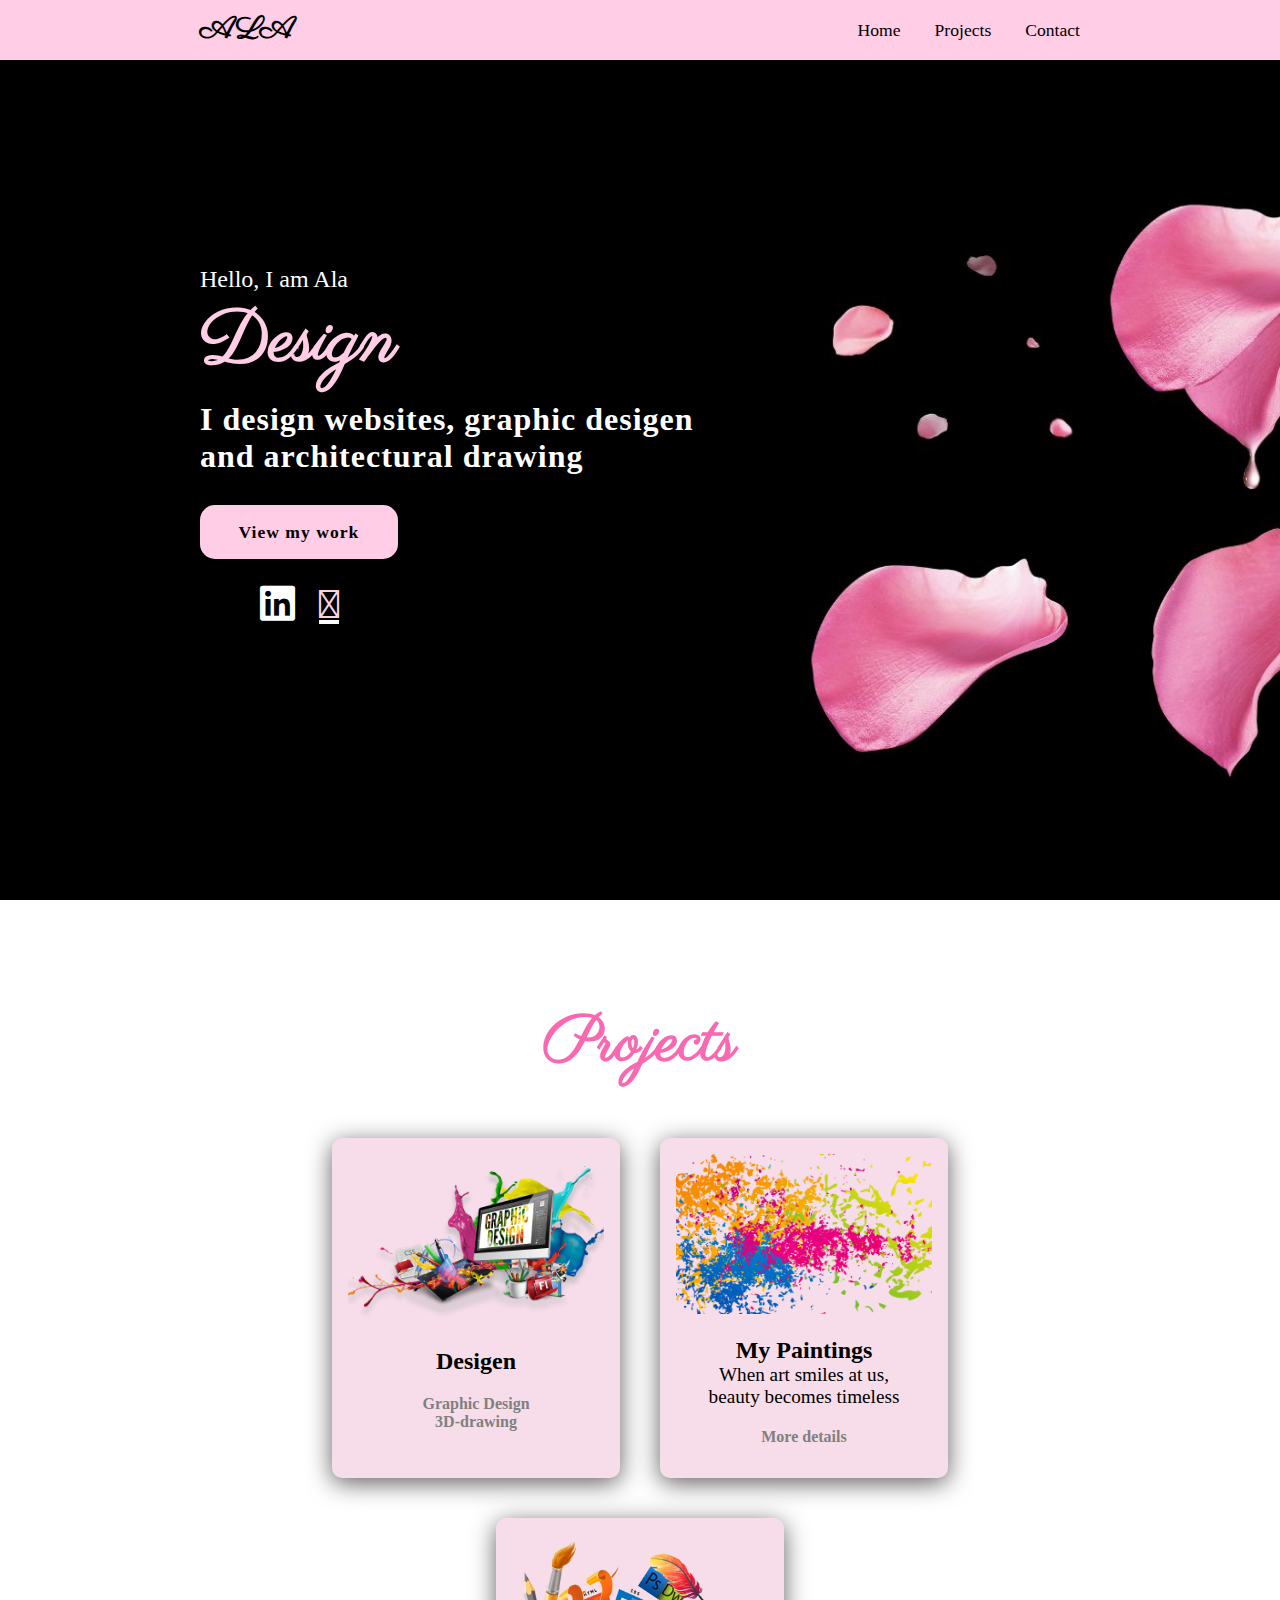
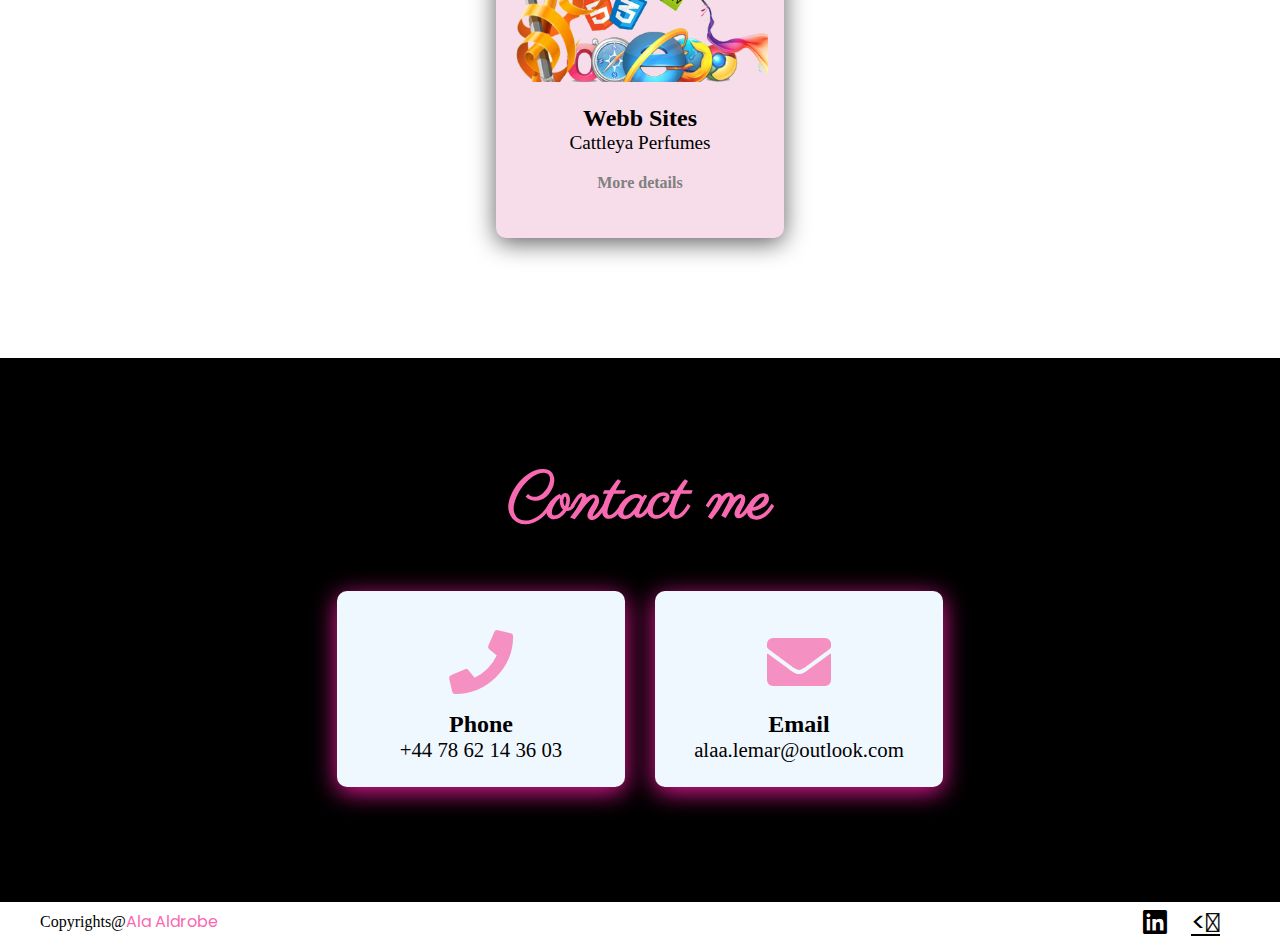
<file: index.html>
<!DOCTYPE html>
<html lang="en">
<head>
    <meta charset="UTF-8">
    <meta http-equiv="X-UA-Compatible" content="IE=edge">
    <meta name="viewport" content="width=device-width, initial-scale=1.0">
    <link rel="stylesheet" href="https://cdnjs.cloudflare.com/ajax/libs/font-awesome/5.15.4/css/all.min.css">
    <link rel="stylesheet" href="style.css">
    <meta name="description" content="Best free online webbsite ...">
    <meta name="keywords" content="Ala, aldrobe, Ala aldrobe, Barmaja online, desgin, paintings">
    <link rel="icon" href="pink.ico">
    <title>Ala Aldrobe</title>
</head>
<body>
    
    <header>
        <a href="#" class="logo">ALA</a>
        <nav class="navigation">
            <a href="#home">Home</a>
            <a href="#projects">Projects</a>
            <a href="#contact">Contact</a>
        </nav>
    </header>

    <section class="main" id="home">
        <div>
            <h2>Hello, I am Ala<br><span>Design</span></h2>
            <h3>I design websites, graphic desigen<br> and architectural drawing</h3>
            <a href="#projects" class="main-btn">View my work</a>
            <div class="social-icons">
                <a href="https://www.linkedin.com/in/ala-aldrobe-028702235/"><i class="fab fa-brands fa-linkedin"></i></a>
                <a href="https://github.com/Ala-88"><i class="fa-brands fa-github" style="color: #f9d3e0;"></i></i></a>
            </div>
        </div>
    </section>

    <section class="projects" id="projects">
        <h2 class="title">Projects</h2>
        <div class="content">
            <div class="p-card">
                <div class="p-image">
                    <img src="images/des.png" />
                </div>
                <div class="p-info">
                    <p class="p-category">Desigen</p>
                    <strong class="p-title">
                        <span></span>
                        <a class="more-details" href="images/vedio.MP4">Graphic Design</a>
                        <a class="more-details" href="drawing.html">3D-drawing</a>
                    </strong>
                </div>
            </div>
            <div class="p-card">
                <div class="p-image">
                    <img src="images/color.png" />
                </div>
                <div class="p-info">
                    <p class="p-category">My Paintings</p>
                    <p class="category">When art smiles at us, beauty becomes timeless</p>
                    <strong class="p-title">
                        <a class="more-details" href="My paintings.html">More details</a>
                    </strong>
                </div>
            </div>
            <div class="p-card">
                <div class="p-image">
                    <img src="images/b.png" />
                </div>
                <div class="p-info">
                    <p class="p-category">Webb Sites</p>
                    <p class="category">Cattleya Perfumes</p>
                    <strong class="p-title">
                        <a class="more-details" href="https://ala-88.github.io/Cattleya-Perfumes/">More details</a>
                    </strong>
                </div>
            </div> 
        </div>
    </section>

    <section class="cardsContact" id="contact">
        <h2 class="title">Contact me</h2>
        <div class="content">
            <div class="card">
                <div class="icon">
                    <i class="fas fa-phone"></i>
                </div>
                <div class="info">
                    <h3>Phone</h3>
                    <p>+44 78 62 14 36 03</p>
                </div>
            </div>
            <div class="card">
                <div class="icon">
                    <i class="fas fa-envelope"></i>
                </div>
                <div class="info">
                    <h3>Email</h3>
                    <p>alaa.lemar@outlook.com</p>
                </div>
            </div>
        </div>
    </section>
    
    <footer class="footer">
        <p class="footer-title">Copyrights@<span>Ala Aldrobe</span></p>
        <div class="social-icons">
            <a href="https://www.linkedin.com/in/ala-aldrobe-028702235/"><i class="fab fa-brands fa-linkedin"></i></a>
            <a href="https://github.com/Ala-88"><<i class="fa-brands fa-github" style="color: #0d0d0d;"></i></a>
        </div>
    </footer>
</body>
</html>
</file>
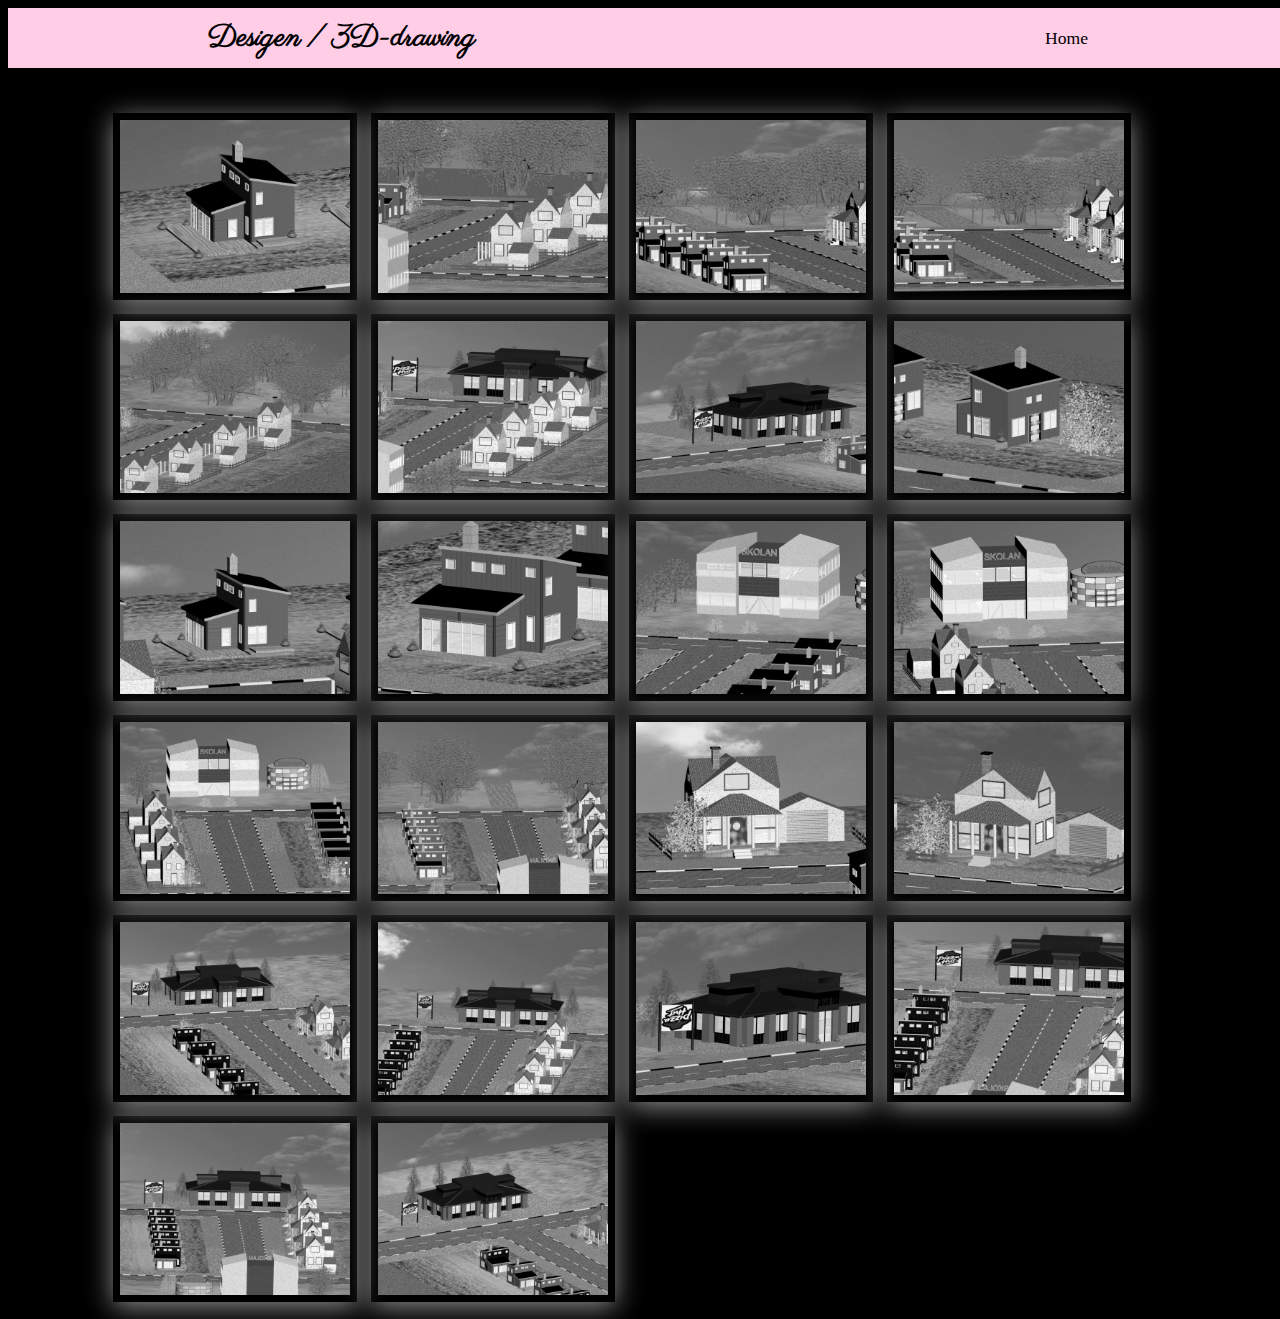
<file: drawing.html>
<!DOCTYPE html>
<html lang="en">
<head>
    <link rel="stylesheet" type="text/css" href="file/drawing.css">
    <link rel="stylesheet" type="text/css" href="file/lightbox.min.css">
    <script type="text/javascript" src="file/lightbox-plus-jquery.min.js"></script>
    <link rel="icon" href="pink.ico">
    <title>3D-drawing</title>
</head>
<body>
    <header>
        <a class="logo">Desigen / 3D-drawing</a>
        <nav class="navigation">
            <a href="index.html">Home</a> 
        </nav>
    </header>

    <div class="gallery">
        <a href="images/1.jpg" data-lightbox="mygallery"><img src="images/1.jpg"></a>
        <a href="images/2.jpg" data-lightbox="mygallery"><img src="images/2.jpg"></a>
        <a href="images/3.jpg" data-lightbox="mygallery"><img src="images/3.jpg"></a>
        <a href="images/4.jpg" data-lightbox="mygallery"><img src="images/4.jpg"></a>
        <a href="images/5.jpg" data-lightbox="mygallery"><img src="images/5.jpg"></a>
        <a href="images/6.jpg" data-lightbox="mygallery"><img src="images/6.jpg"></a>
        <a href="images/7.jpg" data-lightbox="mygallery"><img src="images/7.jpg"></a>
        <a href="images/8.jpg" data-lightbox="mygallery"><img src="images/8.jpg"></a>
        <a href="images/9.jpg" data-lightbox="mygallery"><img src="images/9.jpg"></a>
        <a href="images/10.jpg" data-lightbox="mygallery"><img src="images/10.jpg"></a>
        <a href="images/11.jpg" data-lightbox="mygallery"><img src="images/11.jpg"></a>
        <a href="images/12.jpg" data-lightbox="mygallery"><img src="images/12.jpg"></a>
        <a href="images/13.jpg" data-lightbox="mygallery"><img src="images/13.jpg"></a>
        <a href="images/14.jpg" data-lightbox="mygallery"><img src="images/14.jpg"></a>
        <a href="images/15.jpg" data-lightbox="mygallery"><img src="images/15.jpg"></a>
        <a href="images/16.jpg" data-lightbox="mygallery"><img src="images/16.jpg"></a>
        <a href="images/17.jpg" data-lightbox="mygallery"><img src="images/17.jpg"></a>
        <a href="images/18.jpg" data-lightbox="mygallery"><img src="images/18.jpg"></a>
        <a href="images/19.jpg" data-lightbox="mygallery"><img src="images/19.jpg"></a>
        <a href="images/20.jpg" data-lightbox="mygallery"><img src="images/20.jpg"></a>
        <a href="images/21.jpg" data-lightbox="mygallery"><img src="images/21.jpg"></a>
        <a href="images/22.jpg" data-lightbox="mygallery"><img src="images/22.jpg"></a>
    </div>
</body>
</html>
</file>
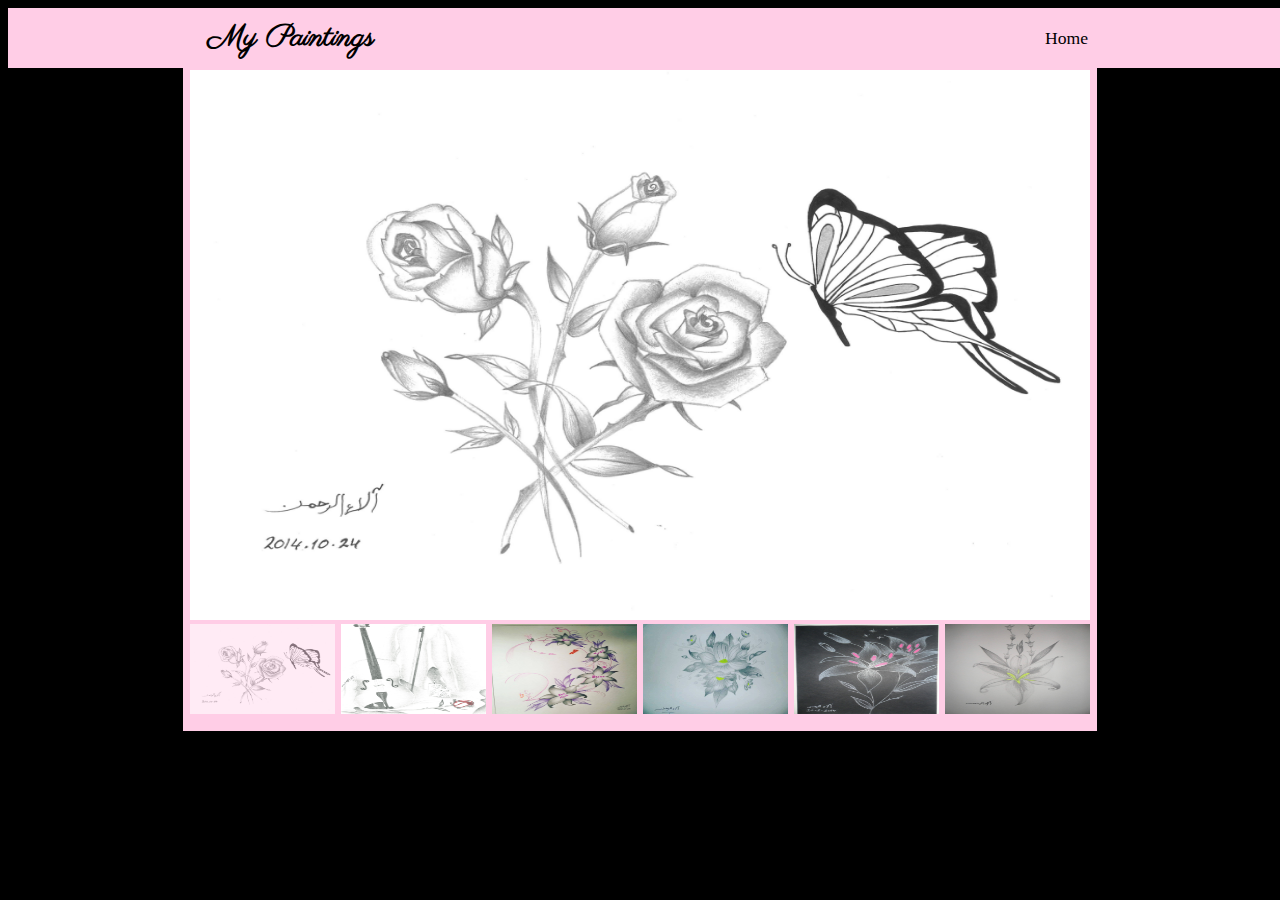
<file: My paintings.html>
<!DOCTYPE html>
<html lang="en">
<head>
    <meta charset="UTF-8">
    <meta http-equiv="X-UA-Compatible" content="IE=edge">
    <meta name="viewport" content="width=device-width, initial-scale=1.0">
    <link rel="stylesheet" href="file/My paintings.css">
    <link rel="icon" href="pink.ico">
    <link rel="icon" href="images/iC.ico">
    <title>My Paintings</title>
</head>
<body>
    <header>
        <a class="logo">My Paintings</a>
        <nav class="navigation">
            <a href="index.html">Home</a> 
        </nav>
    </header>
    
    <div class="container">
        <div class="main-img">
            <img src="images/p2.png" id="current">
        </div>

        <div class="imgs">
            <img src="images/p2.png">
            <img src="images/p1.png">
            <img src="images/p3.jpg">
            <img src="images/p4.jpg">
            <img src="images/p5.jpg">
            <img src="images/p6.JPG">
        </div>
       
    </div>
    <script>
        const current= document.querySelector('#current');
        const imgs= document.querySelectorAll('.imgs img');
        const opacity = 0.6;

        //Set first img opacity
        imgs[0].style.opacity = opacity;

        imgs.forEach(img => img .addEventListener('click',
        imgClick));

        function imgClick(e) {
            //Reset the opacity
            imgs.forEach(img => (img.style.opacity = 1));

            //Change current image to src of clicked image 
            current.src = e.target.src;

            //Add fade in class
            current.classList.add('fade-in');

            //Remove fade-in class after 5 seconds
            setTimeout(() => current.classList.remove('fade-in'), 500);

            //Change the opacity to opacity var
            e.target.style.opacity = opacity;
        }
    </script>
  
        
</body>
</html>
</file>
<file: style.css>
@import url('https://fonts.googleapis.com/css2?family=Poppins:ital,wght@0,100;0,200;0,300;0,400;0,500;0,600;0,700;0,800;0,900;1,100;1,200;1,300;1,400;1,500;1,600;1,700;1,800;1,900&display=swap');
@import url('https://fonts.googleapis.com/css2?family=Parisienne&family=Poppins:ital,wght@0,100;0,200;0,300;0,400;0,500;0,600;0,700;0,800;0,900;1,100;1,200;1,300;1,400;1,500;1,600;1,700;1,800;1,900&display=swap');

*{
    font-family: 'Poppins', sans-serif;
    margin: 0;
    padding: 0;
    box-sizing: border-box;
    scroll-behavior: smooth;
}


header {
    background-color: rgb(255, 205, 230);
    width: 100%;
    position: fixed;
    z-index: 999;
    display: flex;
    justify-content: space-between;
    align-items: center;
    padding: 10px 200px;
}

.logo {
    text-decoration: none;
    color: black;
    font-weight: 900;
    font-size: 30px;
    font-family: 'Parisienne', cursive;
}

.navigation a{
    text-decoration: none;
    color: black;
    font-weight: 500;
    font-size: 1.1em;
    padding-left: 30px;
    font-family: Georgia, 'Times New Roman', Times, serif;
}
.navigation a:hover{
    color: rgb(235, 96, 96);
}

section{
    padding: 100px 200px;
}

.main{
    width: 100%;
    min-height: 100vh;
    display: flex;
    align-items: center;
    background: url(images/back.jpg) no-repeat;
    background-size: cover;
    background-position: center;
    background-attachment: fixed;
}

.main h2{
    color: white;
    font-size: 1,4em;
    font-weight: 500;
    font-family: Georgia, 'Times New Roman', Times, serif;
}
.main h2 span{
    display: inline;
    margin-top: 10px;
    color: rgb(255, 205, 230);
    font-size: 3em;
    font-weight: 600;
    font-family: 'Parisienne', cursive;
}

.main h3{
    color: white;
    font-size: 2em;
    font-weight: 700;
    letter-spacing: 1px;
    margin-top: 10px;
    margin-bottom: 30px;
    font-family: Georgia, 'Times New Roman', Times, serif;
}

.main-btn{
    color: black;
    background-color:rgb(255, 205, 230);
    text-decoration: none;
    font-size: 1.1em;
    font-weight: 600;
    font-family: Georgia, 'Times New Roman', Times, serif;
    display: inline-block;
    padding: 0.9375em 2.1875em;
    letter-spacing: 1px;
    border-radius: 15px;
    margin-bottom: 15px;
    transition: 0.7s ease;
}

.main-btn:hover{
    transform: scale(1.1);
}

.main-btn:hover{
    background-color: rgb(255, 205, 230);
    transition: scale(1.1);
}

.social-icons{
    margin-left: 40px;
}

.social-icons a{
    color: white;
    font-size: 2.5em;
    margin-left: 20px;
}

.title {
    display: flex;
    justify-content: center;
    color: rgb(248, 105, 177);
    font-size: 4em;
    font-weight: 800;
    font-family: 'Parisienne', cursive;
    margin-bottom: 30px;
}

.content {
    display: flex;
    justify-content: center;
    flex-direction: row;
}

.p-card{
    background-color: rgb(246, 221, 233);
    box-shadow: 0 5px 25px rgb(96, 96, 96);
    min-height: 20em;
    width: 18em;
    overflow: hidden;
    border-radius: 10px;
    padding: 1em;
    margin: 20px;
    transition: 0.7s ease;
}

.p-card:hover {
    transform: scale(1.1);
}
.p-image img{
    width: 100%;
    padding: 0.5;
}

.p-info{
    padding: 1em;
    text-align: center;
}

.p-category{
    font-size: 1.5em;
    font-weight: 600;
    color: black;
    font-family: Georgia, 'Times New Roman', Times, serif;
}

.category{
    font-size: 1.2em;
    color: black;
    font-family: Georgia, 'Times New Roman', Times, serif;
}

.p-title{
    display: flex;
    justify-content: center;
    flex-direction: column;
    font-weight: 600;
    margin-top: 20px;
    font-size: 1em;
}

.more-details{
    font-family: Georgia, 'Times New Roman', Times, serif;
    text-decoration: none;
    color: grey;
}

.more-details:hover{
    color: rgb(232, 25, 152);
}

.cardsContact{
    width: 100%;
    min-height: 80px;
    background-color: black;
}

.content{
    display: flex;
    justify-content: center;
    flex-direction: row;
    flex-wrap: wrap;
    color: black;
}

.card{
    background-color: aliceblue;
    width: 18em;
    box-shadow: 0 5px 25px rgb(232, 25, 152);
    border-radius: 10px;
    padding: 25px;
    margin: 15px;
}

.card:hover{
    transform: scale(1.1);
}

.icon{
    color: rgb(244, 144, 194);
    font-size: 4em;
    text-align: center;
}

.info h3{
    font-family: 'Times New Roman', Times, serif;
    font-size: 1.5em;
    text-align: center;
}

.info p{
    font-family: 'Times New Roman', Times, serif;
    font-size: 1.3em;
    text-align: center;
}

.footer{
    background-color: white;
    color: #000;
    display: flex;
    justify-content: space-between;
}

.footer .social-icons {
    margin-right: 60px;
}

.footer .social-icons a{
    color: #000;
    font-size: 1.7em;
}

.footer-title{
    font-size: 1em;
    font-weight: 400;
    font-family: 'Times New Roman', Times, serif;
    margin-top: 7px;
    margin-left: 40px;
}

.footer-title span{
    color: rgb(248, 105, 177);
}


@media (max-width:1023px){
    header{
        padding: 12px 20px;
    }
    .navigation a{
        padding-left: 10px;
    }
    .title{
        font-size: 1.6em;
    }
    section{
        padding: 80px 20px;
    }
    .main h2{
        font-size: 1em;
    }
    .main h3{
        font-size: 1.6em;
    }
    .content{
        flex-direction: column;
        align-items: center;
    }
    
}
</file>
<file: file/drawing.css>
@import url('https://fonts.googleapis.com/css2?family=Poppins:ital,wght@0,100;0,200;0,300;0,400;0,500;0,600;0,700;0,800;0,900;1,100;1,200;1,300;1,400;1,500;1,600;1,700;1,800;1,900&display=swap');
@import url('https://fonts.googleapis.com/css2?family=Parisienne&family=Poppins:ital,wght@0,100;0,200;0,300;0,400;0,500;0,600;0,700;0,800;0,900;1,100;1,200;1,300;1,400;1,500;1,600;1,700;1,800;1,900&display=swap');


body{
    background-color: black;
}

header {
    background-color: rgb(255, 205, 230);
    width: 100%;
    position: fixed;
    z-index: 999;
    display: flex;
    justify-content: space-between;
    align-items: center;
    padding: 10px 200px;
}

.logo {
    text-decoration: none;
    color: black;
    font-weight: 900;
    font-size: 30px;
    font-family: 'Parisienne', cursive;
}

.navigation a{
    text-decoration: none;
    color: black;
    font-weight: 500;
    font-size: 1.1em;
    padding-left: 30px;
    font-family: Georgia, 'Times New Roman', Times, serif;
    margin-right: 400px;
}
.navigation a:hover{
    color: rgb(235, 96, 96);
}

 .gallery{
     justify-content: center;
     padding-left: 100px;
     padding-top: 100px;
 }
 .gallery img{
     width: 230px;
     padding: 7px;
     filter: grayscale(100%);
     transition: 1s;
     box-shadow: 0 5px 25px rgb(248, 105, 177);
     margin: 5px;
 }

.gallery img:hover{
    filter: grayscale(0);
    transform: scale(1.1);
}
</file>
<file: file/My paintings.css>
@import url('https://fonts.googleapis.com/css2?family=Poppins:ital,wght@0,100;0,200;0,300;0,400;0,500;0,600;0,700;0,800;0,900;1,100;1,200;1,300;1,400;1,500;1,600;1,700;1,800;1,900&display=swap');
@import url('https://fonts.googleapis.com/css2?family=Parisienne&family=Poppins:ital,wght@0,100;0,200;0,300;0,400;0,500;0,600;0,700;0,800;0,900;1,100;1,200;1,300;1,400;1,500;1,600;1,700;1,800;1,900&display=swap');


body{
    background-color: black;
}

header {
    background-color: rgb(255, 205, 230);
    width: 100%;
    position: fixed;
    z-index: 999;
    display: flex;
    justify-content: space-between;
    align-items: center;
    padding: 10px 200px;
}

.logo {
    text-decoration: none;
    color: black;
    font-weight: 900;
    font-size: 30px;
    font-family: 'Parisienne', cursive;
}

.navigation a{
    text-decoration: none;
    color: black;
    font-weight: 500;
    font-size: 1.1em;
    padding-left: 30px;
    font-family: Georgia, 'Times New Roman', Times, serif;
    margin-right: 400px;
}
.navigation a:hover{
    color: rgb(235, 96, 96);
}

.container{
  max-width: 900px;
  margin: auto;
  border: rgb(255, 205, 230) solid 7px;
  background: rgb(255, 205, 230);
  padding-top: 55px;
}

.main-img img{
  height: 550px;
}

.main-img img, 
.imgs img{
width: 100%;
}

.imgs{
  display: grid;
  grid-template-columns: repeat(6, 1fr);
  grid-gap: 6px;
  height: 100px;
  
}

.imgs img{
  height: 90px;
  align-items: center;
}

/* fade in animation */
@keyframes fadeIn {
  to{
    opacity: 1;
  }
}

.fade-in{
  opacity: 0;
  animation: fadeIn 0.5s ease-in 1 forwards;
}
</file>
